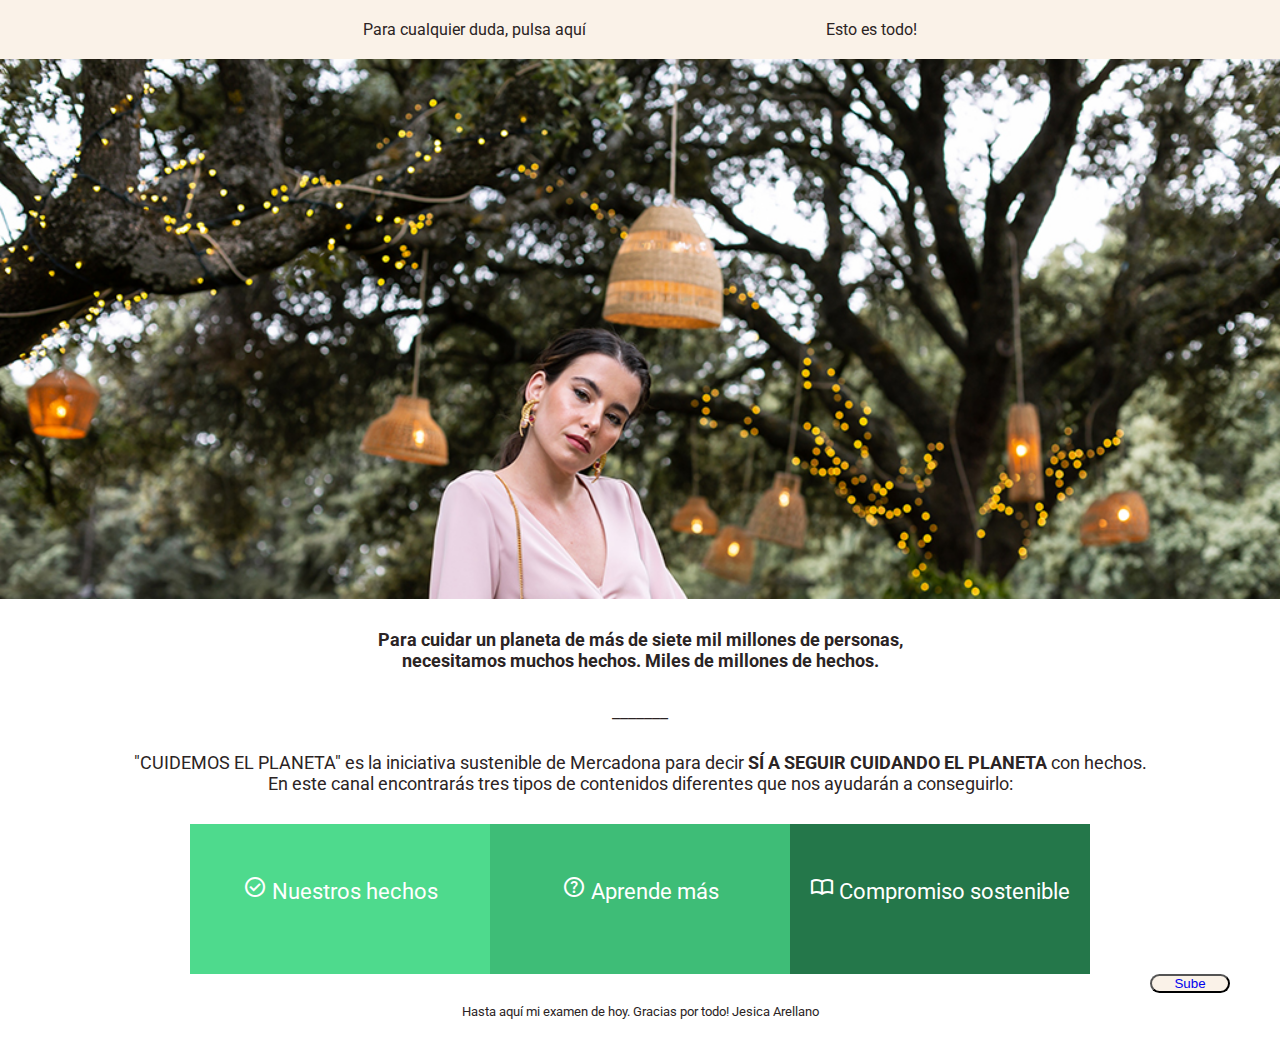
<file: Examen/index.html>
<!DOCTYPE html>
<html lang="en">
<head>
    <meta charset="UTF-8">
    <meta http-equiv="X-UA-Compatible" content="IE=edge">
    <meta name="viewport" content="width=device-width, initial-scale=1.0">
    <title>Web examen Jesica</title>
    <link rel="stylesheet" href="./estilos.css">
    <link rel="preconnect" href="https://fonts.googleapis.com">
<link rel="preconnect" href="https://fonts.gstatic.com" crossorigin>
<link href="https://fonts.googleapis.com/css2?family=Roboto:wght@100;300;400&display=swap" rel="stylesheet">
<link rel="stylesheet" href="https://fonts.googleapis.com/css2?family=Material+Symbols+Outlined:opsz,wght,FILL,GRAD@20..48,100..700,0..1,-50..200" />
</head>
<body>
    
    <div class="menu">
        <ul>
            <li><a href="wwww.google.es">Para cualquier duda, pulsa aquí</a></li>
            <li><a href="#">Esto es todo!</a></li>
        </ul>
    </div>

  
<div id="portada"></div>

        <h2 class="texto">Para cuidar un planeta de más de siete mil millones de personas, <br> 
            necesitamos muchos hechos. Miles de millones de hechos.</h2>
       <p class="texto">_______</p>
        <p class="texto">"CUIDEMOS EL PLANETA" es la iniciativa sustenible de Mercadona para decir <strong>SÍ A SEGUIR CUIDANDO EL PLANETA</strong> con hechos. <br>En este canal encontrarás tres tipos de contenidos diferentes que nos ayudarán a conseguirlo:</p>

<div>
    <div class="cajas">
         <div class="foto1"><span class="material-symbols-outlined">
            check_circle
            </span>  Nuestros hechos</div>
         <div class="foto2"><span class="material-symbols-outlined">
            help
            </span>  Aprende más</div>
         <div class="foto3"><span class="material-symbols-outlined">
            import_contacts
            </span>  Compromiso sostenible</div>
    </div>
</div>

<button class="botonFijo"><a href=# style="text-decoration: none">Sube</a></button>

    </div>

    <footer class="texto" style="font-size: 13px;">Hasta aquí mi examen de hoy. Gracias por todo! Jesica Arellano</footer>

</body>
</html>
</file>
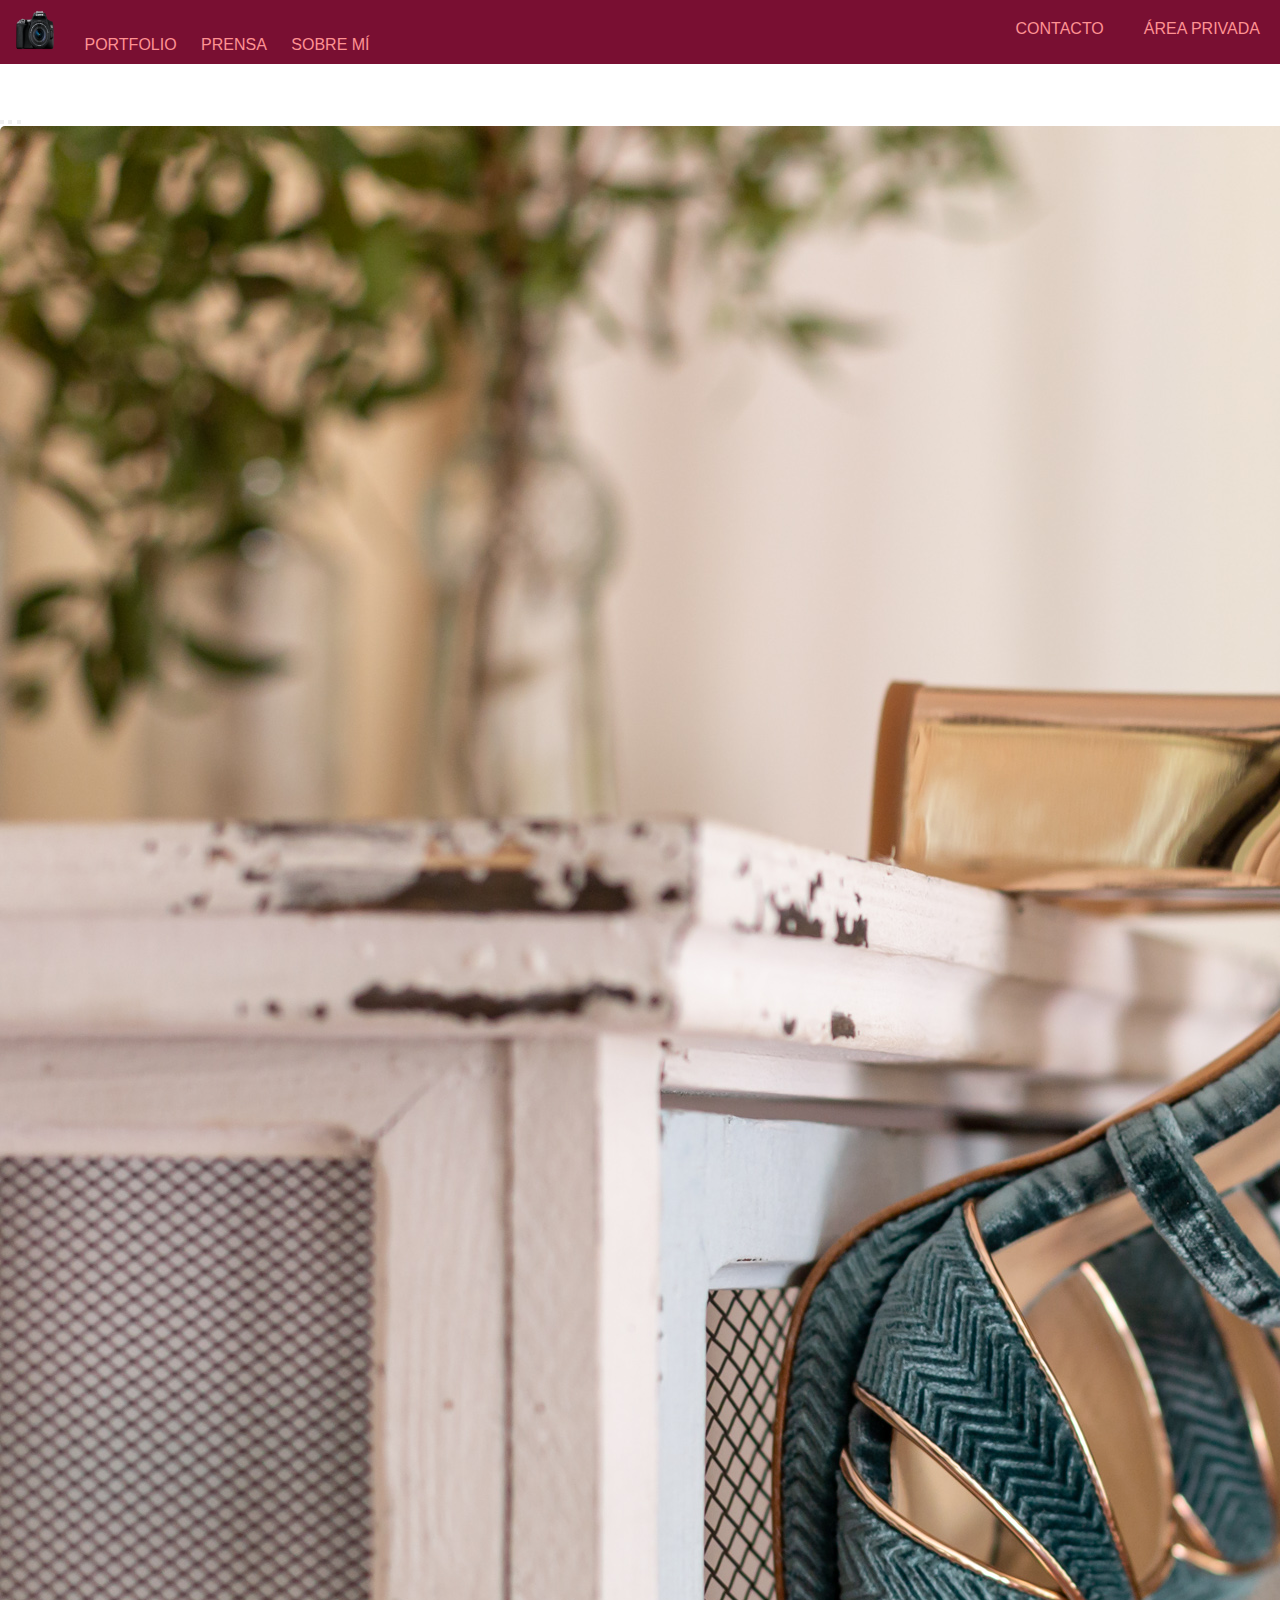
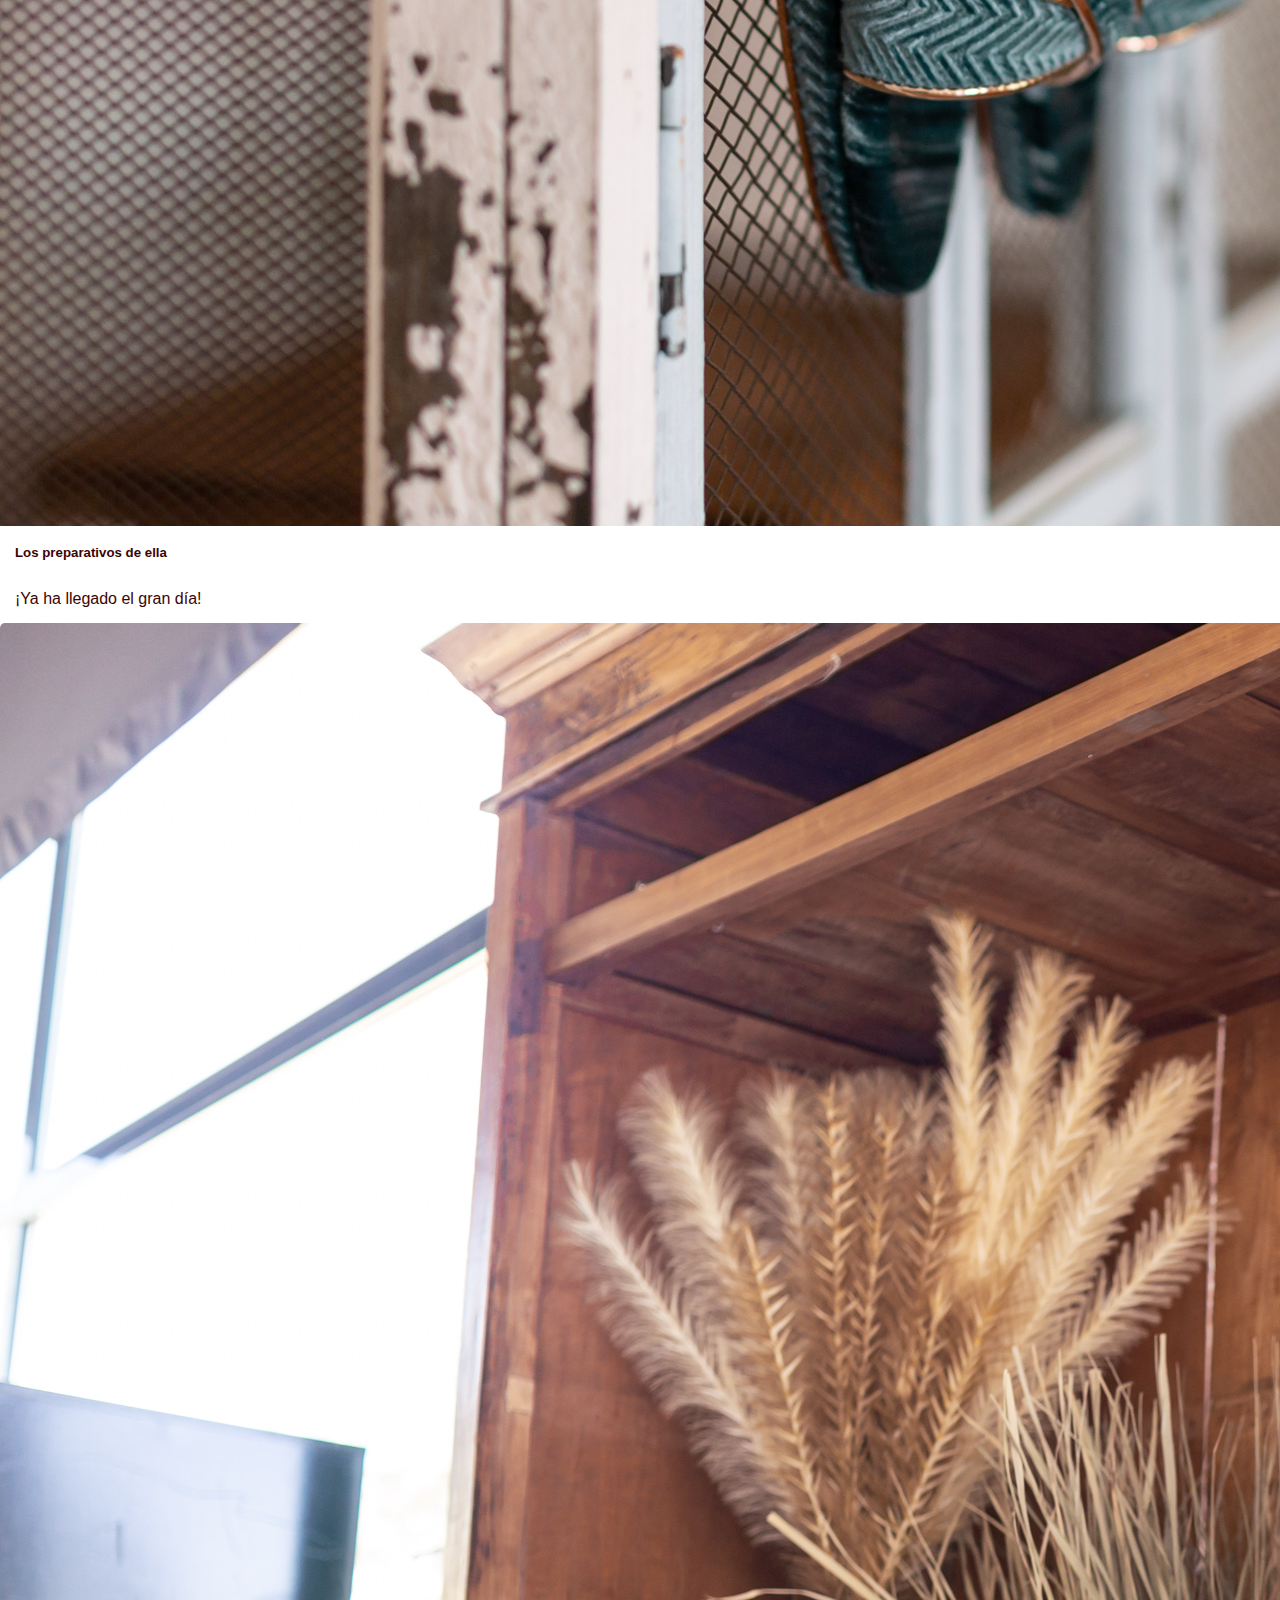
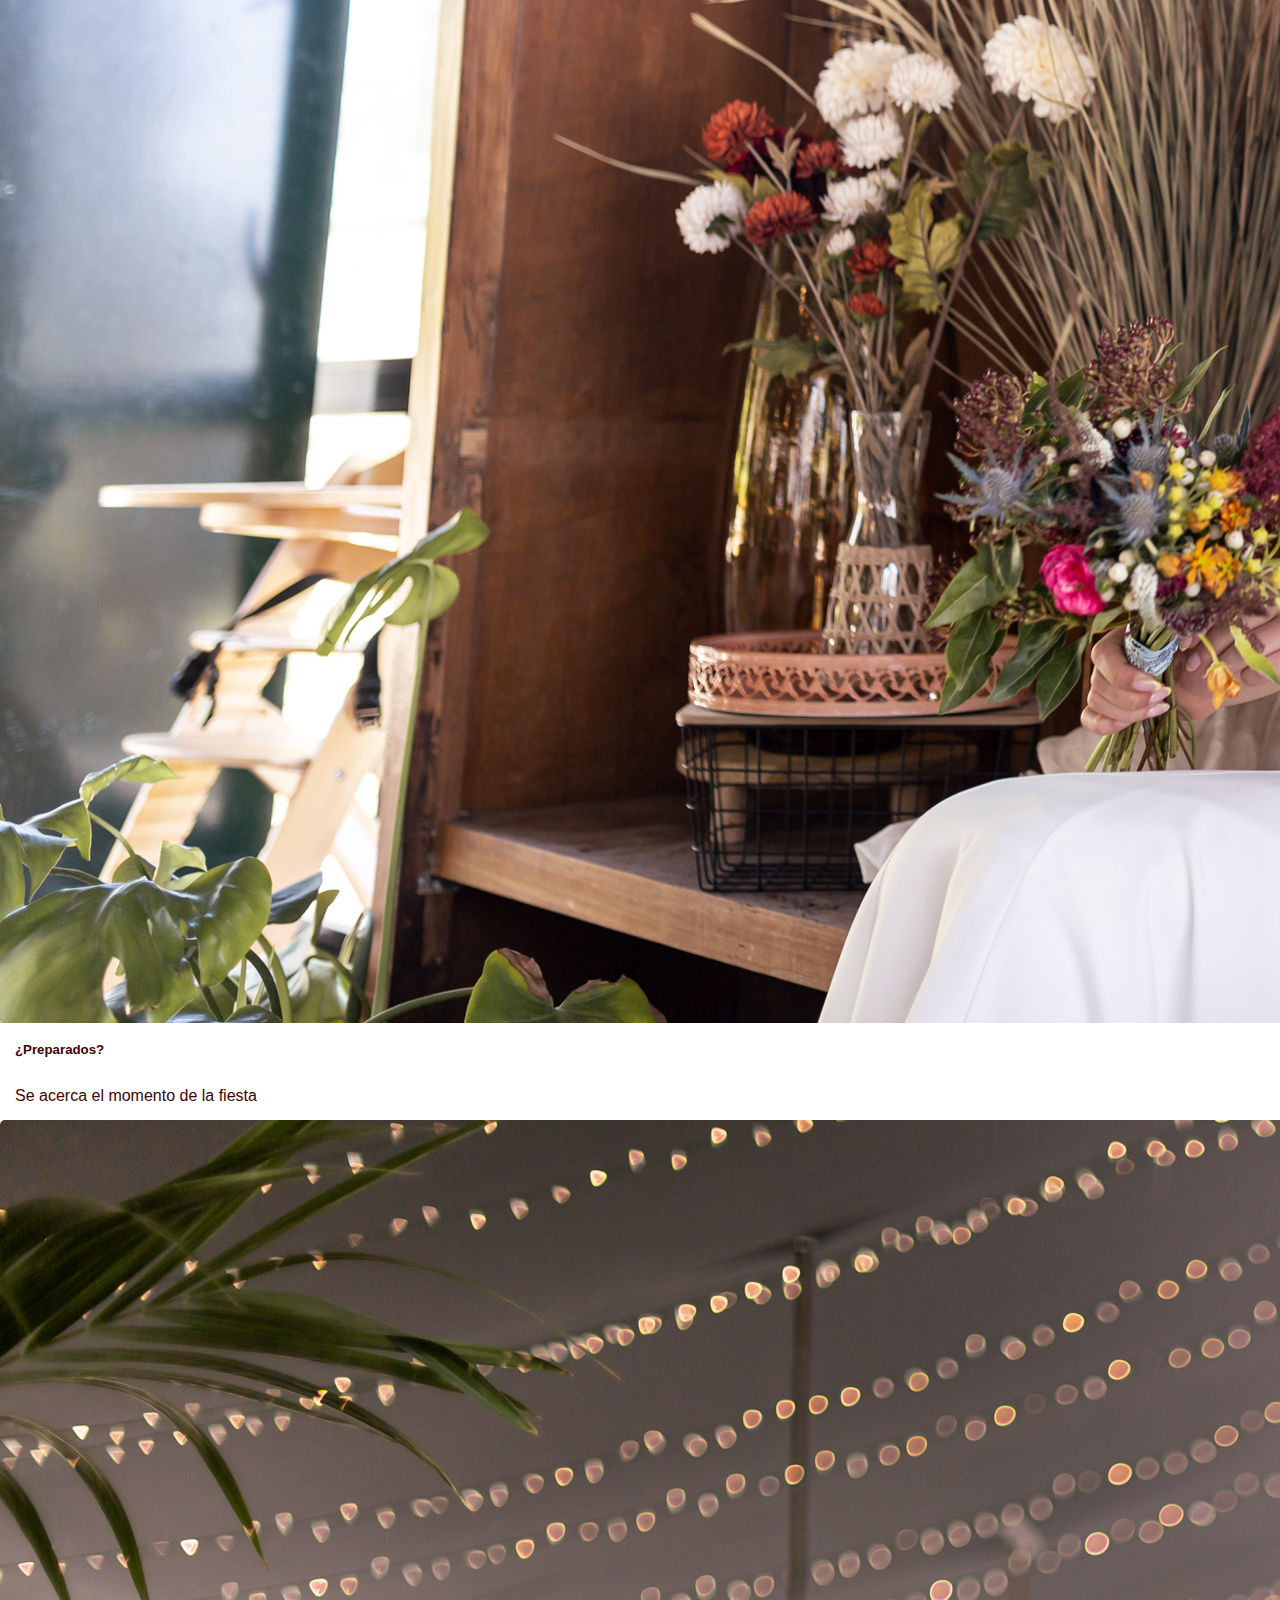
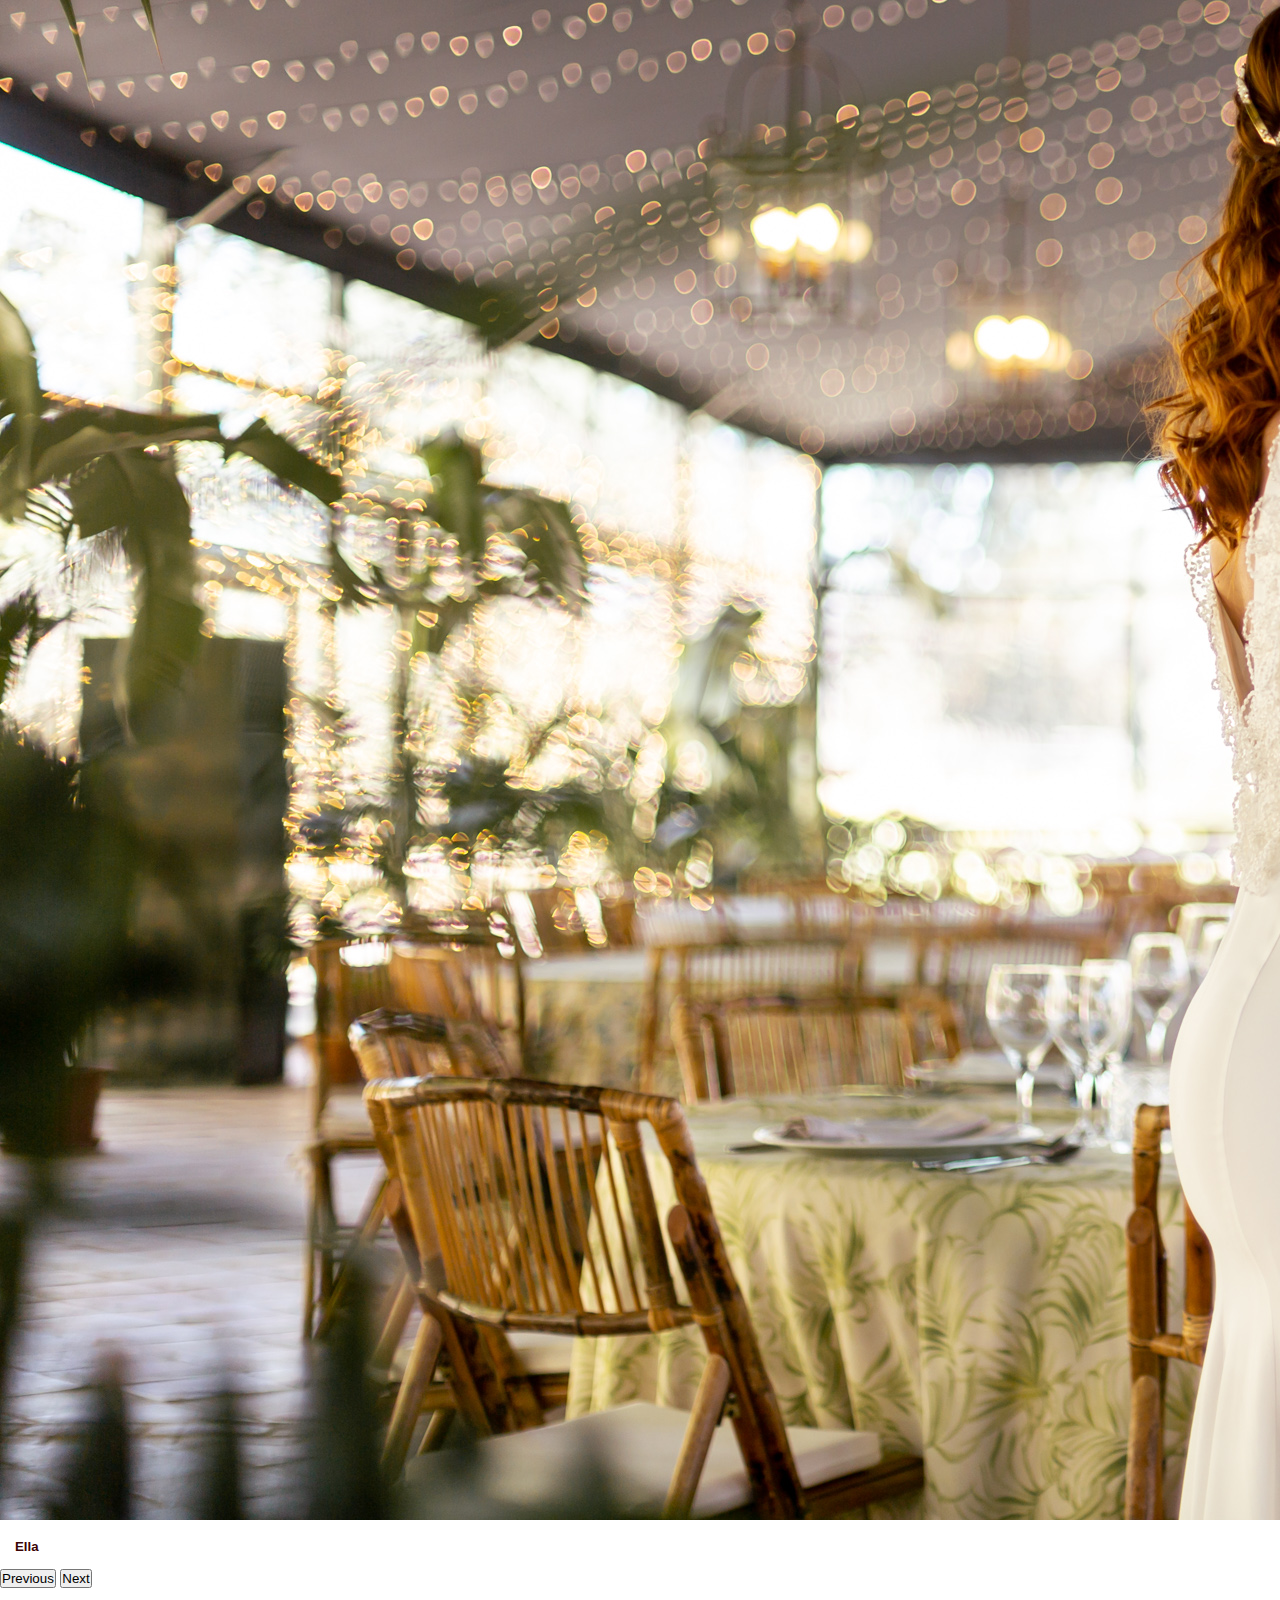
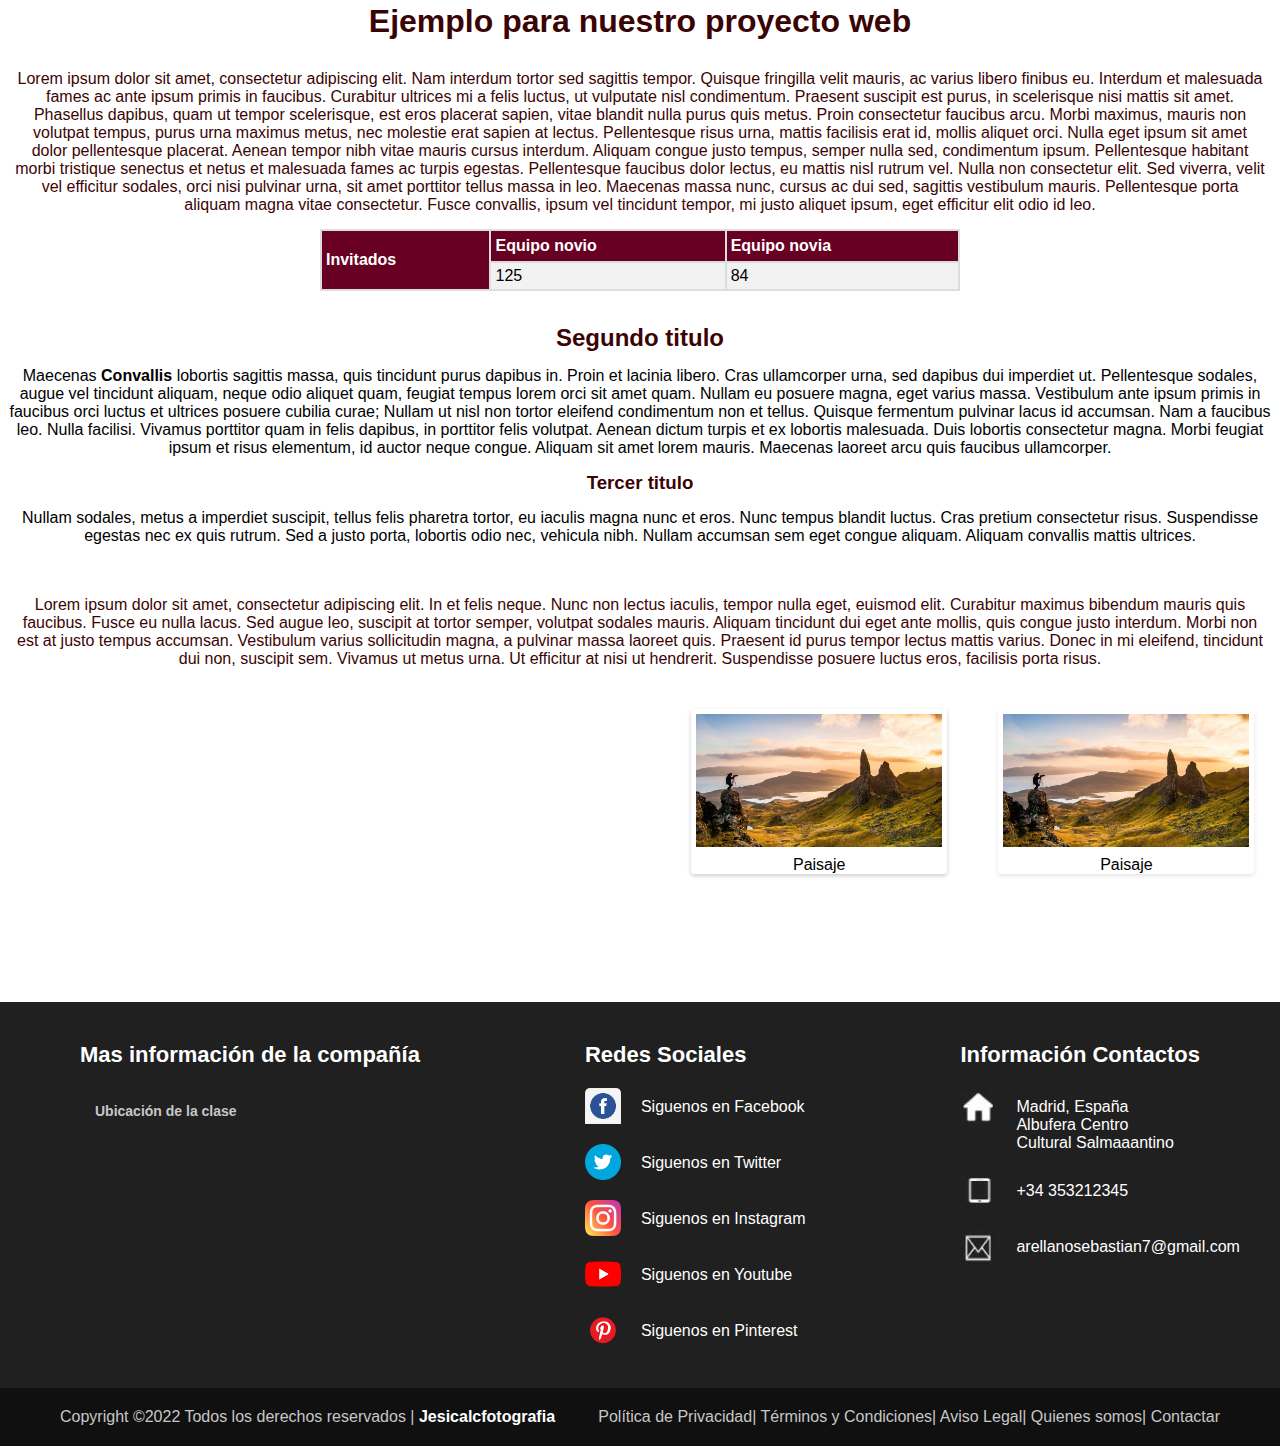
<file: webVieja/index.html>
<!DOCTYPE html>
<html lang="es">
<head>
  <title>Web completa JESICA</title>
  <link rel="icon" type="image/x-icon" href="camaraicono.ico.png">
  <meta charset="utf-8">
  <meta name="viewport" content="width=device-width, initial-scale=1">
  <link href="https://cdn.jsdelivr.net/npm/bootstrap@5.1.3/dist/css/bootstrap.min.css" rel="stylesheet" integrity="sha384-1BmE4kWBq78iYhFldvKuhfTAU6auU8tT94WrHftjDbrCEXSU1oBoqyl2QvZ6jIW3" crossorigin="anonymous">
  <meta id="viewport" name="viewport" content="width=device-width, user-scalable=no, initial-scale=1.0,
  minimum-scale=1.0, maximum-scale=1.0">
<link rel="shortcut icon" href="favicon.png" sizes="32x32">
<link rel="stylesheet" href="estilos.css">
</head>

<body>

  <!-- MENU --> 
  
<div id="navbar">
  <a class="active"></a>
<ul>
  <li> <a href="#"><img src="camara.png" alt="logo" width="50px" height="40px"></a> </li>
<li> <a href="#">PORTFOLIO</a></li>
<li> <a href="#">PRENSA</a> </li>
<li> <a href="#">SOBRE MÍ</a> </li>
<li class="iz"> <a href="areaPrivada.html">ÁREA PRIVADA</a> </li>
<li class="iz"> <a href="contacto.html">CONTACTO</a></li>
</ul>
</div>
<div class="header"></div>

<!-- carousel (si cambiamos el 44 por -300px subimos el carousel hacia arriba viendo menos foto)-->
<div style="margin-top: 44px" id="carouselExampleCaptions" class="carousel slide" data-bs-ride="carousel">
  <div class="carousel-indicators">
    <button type="button" data-bs-target="#carouselExampleCaptions" data-bs-slide-to="0" class="active" aria-current="true" aria-label="Slide 1"></button>
    <button type="button" data-bs-target="#carouselExampleCaptions" data-bs-slide-to="1" aria-label="Slide 2"></button>
    <button type="button" data-bs-target="#carouselExampleCaptions" data-bs-slide-to="2" aria-label="Slide 3"></button>
  </div>
  <div class="carousel-inner">
    <div class="carousel-item active">
      <img src="Jes_1.jpg" class="d-block w-100" alt="zapatos">
      <div class="carousel-caption d-none d-md-block">
        <h5 class="texto">Los preparativos de ella</h5>
        <p class="texto">¡Ya ha llegado el gran día!</p>
      </div>
    </div>
    <div class="carousel-item">
      <img src="Jes_2.jpg" class="d-block w-100" alt="novia sentada">
      <div class="carousel-caption d-none d-md-block">
        <h5 class="texto">¿Preparados?</h5>
        <p class="texto">Se acerca el momento de la fiesta</p>
      </div>
    </div>
    <div class="carousel-item">
      <img src="Jes_3.jpg" class="d-block w-100" alt="novia en el salón de la boda">
      <div class="carousel-caption d-none d-md-block">
        <h5 class="texto">Ella </h5>
      </div>
    </div>
  </div>
  <button class="carousel-control-prev" type="button" data-bs-target="#carouselExampleCaptions" data-bs-slide="prev">
    <span class="carousel-control-prev-icon" aria-hidden="true"></span>
    <span class="visually-hidden">Previous</span>
  </button>
  <button class="carousel-control-next" type="button" data-bs-target="#carouselExampleCaptions" data-bs-slide="next">
    <span class="carousel-control-next-icon" aria-hidden="true"></span>
    <span class="visually-hidden">Next</span>
  </button>
</div>
<script src="https://cdn.jsdelivr.net/npm/bootstrap@5.1.3/dist/js/bootstrap.bundle.min.js" integrity="sha384-ka7Sk0Gln4gmtz2MlQnikT1wXgYsOg+OMhuP+IlRH9sENBO0LRn5q+8nbTov4+1p" crossorigin="anonymous"></script>

<!-- footer -->
<article>
  <center>
    <h1 class="texto">Ejemplo para nuestro proyecto web</h1>
    <p class="texto">Lorem ipsum dolor sit amet, consectetur adipiscing elit. Nam interdum tortor sed sagittis tempor. Quisque fringilla velit mauris, ac varius libero finibus eu. Interdum et malesuada fames ac ante ipsum primis in faucibus. Curabitur ultrices mi a felis luctus, ut vulputate nisl condimentum. Praesent suscipit est purus, in scelerisque nisi mattis sit amet. Phasellus dapibus, quam ut tempor scelerisque, est eros placerat sapien, vitae blandit nulla purus quis metus. Proin consectetur faucibus arcu. Morbi maximus, mauris non volutpat tempus, purus urna maximus metus, nec molestie erat sapien at lectus. Pellentesque risus urna, mattis facilisis erat id, mollis aliquet orci. Nulla eget ipsum sit amet dolor pellentesque placerat. Aenean tempor nibh vitae mauris cursus interdum. 
  Aliquam congue justo tempus, semper nulla sed, condimentum ipsum.
Pellentesque habitant morbi tristique senectus et netus et malesuada fames ac turpis egestas. Pellentesque faucibus dolor lectus, eu mattis nisl rutrum vel. Nulla non consectetur elit. Sed viverra, velit vel efficitur sodales, orci nisi pulvinar urna, sit amet porttitor tellus massa in leo. Maecenas massa nunc, cursus ac dui sed, sagittis vestibulum mauris. Pellentesque porta aliquam magna vitae consectetur. Fusce convallis, ipsum vel tincidunt tempor, mi justo aliquet ipsum, eget efficitur elit odio id leo.


<table id="clientes">

  <tr>
    <th rowspan="2">Invitados</th>
    <th>Equipo novio</th>
    <th>Equipo novia</th>
  </tr>
  <td>125</td>
  <td>84</td>
</table>
<br>

<h2 class="texto">Segundo titulo</h2>

Maecenas <strong>Convallis</strong> lobortis sagittis massa, quis tincidunt purus dapibus in. Proin et lacinia libero. Cras  ullamcorper urna, sed dapibus dui imperdiet ut. Pellentesque sodales, augue vel tincidunt aliquam, neque odio aliquet quam, feugiat tempus lorem orci sit amet quam. Nullam eu posuere magna, eget varius massa. Vestibulum ante ipsum primis in faucibus orci luctus et ultrices posuere cubilia curae; Nullam ut nisl non tortor eleifend condimentum non et tellus. Quisque fermentum pulvinar lacus id accumsan. Nam a faucibus leo. Nulla facilisi. Vivamus porttitor quam in felis dapibus, in porttitor felis volutpat. Aenean dictum turpis et ex lobortis malesuada. Duis lobortis consectetur magna. Morbi feugiat ipsum et risus elementum, id auctor neque congue. Aliquam sit amet lorem mauris. Maecenas laoreet arcu quis faucibus ullamcorper.

<h3 class="texto">Tercer titulo</h3>

Nullam sodales, metus a imperdiet suscipit, tellus felis pharetra tortor, eu iaculis magna nunc et eros. Nunc tempus blandit luctus. Cras pretium consectetur risus. Suspendisse egestas nec ex quis rutrum. Sed a justo porta, lobortis odio nec, vehicula nibh. Nullam accumsan sem eget congue aliquam. Aliquam convallis mattis ultrices.

</p>
<br><br>
<p class="texto">Lorem ipsum dolor sit amet, consectetur adipiscing elit. In et felis neque. Nunc non lectus iaculis, tempor nulla eget, euismod elit. 
Curabitur maximus bibendum mauris quis faucibus. Fusce eu nulla lacus. Sed augue leo, suscipit at tortor semper, volutpat sodales mauris. 
Aliquam tincidunt dui eget ante mollis, quis congue justo interdum. Morbi non est at justo tempus accumsan. Vestibulum varius sollicitudin magna, a pulvinar massa laoreet quis. Praesent id purus tempor lectus mattis varius. Donec in mi eleifend, tincidunt dui non, suscipit sem. Vivamus ut metus urna. Ut efficitur at nisi ut hendrerit. Suspendisse posuere luctus eros, facilisis porta risus.
</p>

<!-- video y mapa -->
<iframe width="560" height="315" src="https://www.youtube.com/embed/T7OOWTbL5ag" title="YouTube video player" frameborder="0" allow="accelerometer; autoplay; clipboard-write; encrypted-media; gyroscope; picture-in-picture" allowfullscreen></iframe>
        
    <div class="card"> 
      <img src="paisaje.jpg" alt="paisaje monte con fotografo" class="borde" style="width:100%">
      <div class="container>
        <p class="texto">Paisaje</p>
      </div>
    </div>
    
    <div class="cardx2"> 
      <img src="paisaje.jpg" alt="paisaje y fotografo" class="borde" style="width:100%">
      <div class="container>
        <p class="texto">Paisaje</p>
      </div>
    </div>

    </center>

</article>

<footer>
  <div class="container-footer-all">  
       
   <div class="container-body">  
         <div class="columna1">
     <h2>Mas información de la compañía</h2>
     <h2><p class="texto"> Ubicación de la clase</h2>
      <iframe src="https://www.google.com/maps/embed?pb=!1m18!1m12!1m3!1d3036.706367399351!2d-3.6265093000000097!3d40.43750040000001!2m3!1f0!2f0!3f0!3m2!1i1024!2i768!4f13.1!3m3!1m2!1s0xd422f0b64a30ff3%3A0xba4f38efaa170197!2sC.%20de%20Rufino%20Gonz%C3%A1lez%2C%2040%2C%2028037%20Madrid!5e0!3m2!1ses!2ses!4v1654868987089!5m2!1ses!2ses" width="350" height="200" style="border:0;" allowfullscreen="" loading="lazy" referrerpolicy="no-referrer-when-downgrade"></iframe>
     </div>  
       <div class="columna2">
        <h2>Redes Sociales</h2>
        <div class="row2">
            <img src="Footer/facebook.png"> 
        <label>Siguenos en Facebook</label>
      </div>
        <div class="row2">
            <img src="Footer/twitter.png"> 
        <label>Siguenos en Twitter</label>
      </div>
      <div class="row2">
            <img src="Footer/instagram.png"> 
        <label>Siguenos en Instagram</label>
      </div>
      <div class="row2">
            <img src="Footer/youtube.png"> 
        <label>Siguenos en Youtube</label>
      </div>
      <div class="row2">
            <img src="Footer/pinterest.png"> 
        <label>Siguenos en Pinterest</label>
      </div>
     </div>  
     
       <div class="columna3">
         <h2>Información Contactos</h2>
       <div class="row2">
           <img src="Footer/casita.jpeg"> 
             <label>
         Madrid,
         España
         Albufera
             Centro Cultural Salmaaantino
         </label>
       </div>  
       <div class="row2">
           <img src="Footer/telefono.jpeg"> 
             <label>+34 353212345</label>
       </div>  
         <div class="row2">
           <img src="Footer/email.jpeg"> 
             <label>arellanosebastian7@gmail.com</label>
       </div>  
     
     </div>  
   </div>
     </div>           
 
 <div class="container-footer">
   <div class="footer">
           <div class="copyright">
            Copyright ©2022 Todos los derechos reservados | <a href="salmantino.com">Jesicalcfotografia</a>
        </div>
        <div class="information">
          <a href="">Política de Privacidad</a>|
          <a href="">Términos y Condiciones</a>|
                <a href="/">Aviso Legal</a>|
                <a href="/">Quienes somos</a>|
              <a href="/">Contactar</a>
      </div>
      </div>
  </div>
</footer> 

<script>
  window.onscroll = function() {myFunction()};
  
  var navbar = document.getElementById("navbar");
  var sticky = navbar.offsetTop;
  
  function myFunction() {
    if (window.pageYOffset >= sticky) {
      navbar.classList.add("sticky")
    } else {
      navbar.classList.remove("sticky");
    }
  }
  </script>



</body>
</html>
</file>
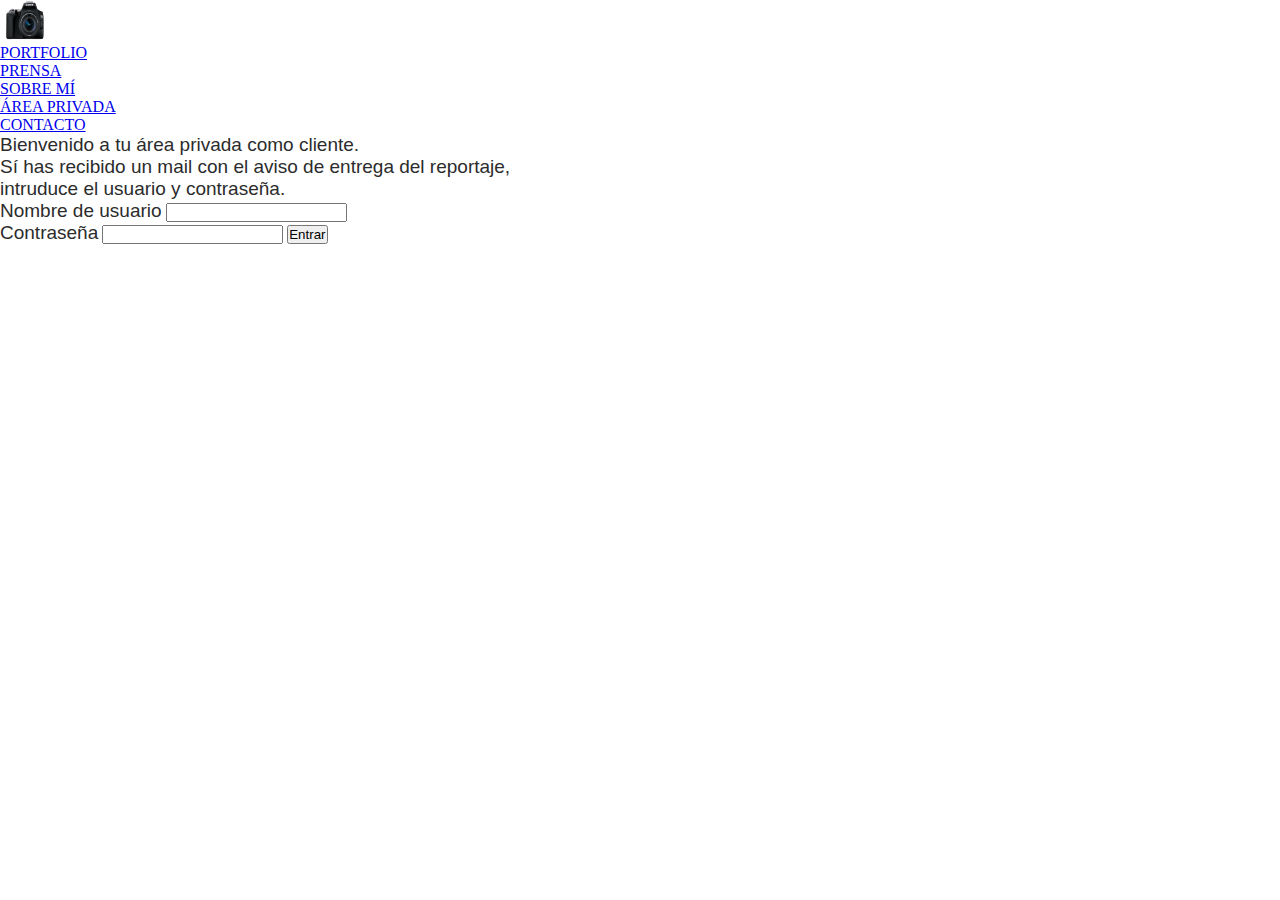
<file: areaPrivada.html>
<!DOCTYPE html>
<html lang="en">
<head>
    <meta charset="UTF-8">
    <meta http-equiv="X-UA-Compatible" content="IE=edge">
    <meta name="viewport" content="width=device-width, initial-scale=1.0">
    <title>Área privada JesicalcFotografia</title>
    <link rel="stylesheet" href="estilos.css">
</head>
<body class=image-fondo>
   
    <div id="navbar">
        <a class="active"></a>
      <ul>
        <li> <a href="index.html"><img src="camara.png" alt="logo" width="50px" height="40px"></a> </li>
      <li> <a href="#">PORTFOLIO</a></li>
      <li> <a href="#">PRENSA</a> </li>
      <li> <a href="#">SOBRE MÍ</a> </li>
      <li class="iz"> <a href="areaPrivada.html">ÁREA PRIVADA</a> </li>
      <li class="iz"> <a href="contacto.html">CONTACTO</a></li>
      </ul>
      </div>
      <div class="header"></div>

    <centre><h1 class="texto">Bienvenido a tu área privada como cliente.</h1></centre>
<h3 class="texto">Sí has recibido un mail con el aviso de entrega del reportaje, <br>intruduce el usuario y contraseña.</h2>

    <form action="">
        <label  class="texto" for="">Nombre de usuario</label>
        <input type="texto" id="usuario">
        <br><label class="texto" for="">Contraseña</label>
        <input type="password" id="contraseña">
        <input type="button" value="Entrar" onclick="iniciarSesion()">
            </form>
            
  
   <script>

function iniciarSesion(){
    var usuario=document.getElementById("usuario").value;
    var contraseña = document.getElementById("contraseña").value;

    if(usuario == "bodaMapi" && contraseña == "1234"){;
    alert("Ya estas dentro, ¡a disfrutar!");
    }else{
    alert("Contraseña incorrecta, vuelve a intentarlo");
    }
}


    </script>
</body>
</html>
</file>
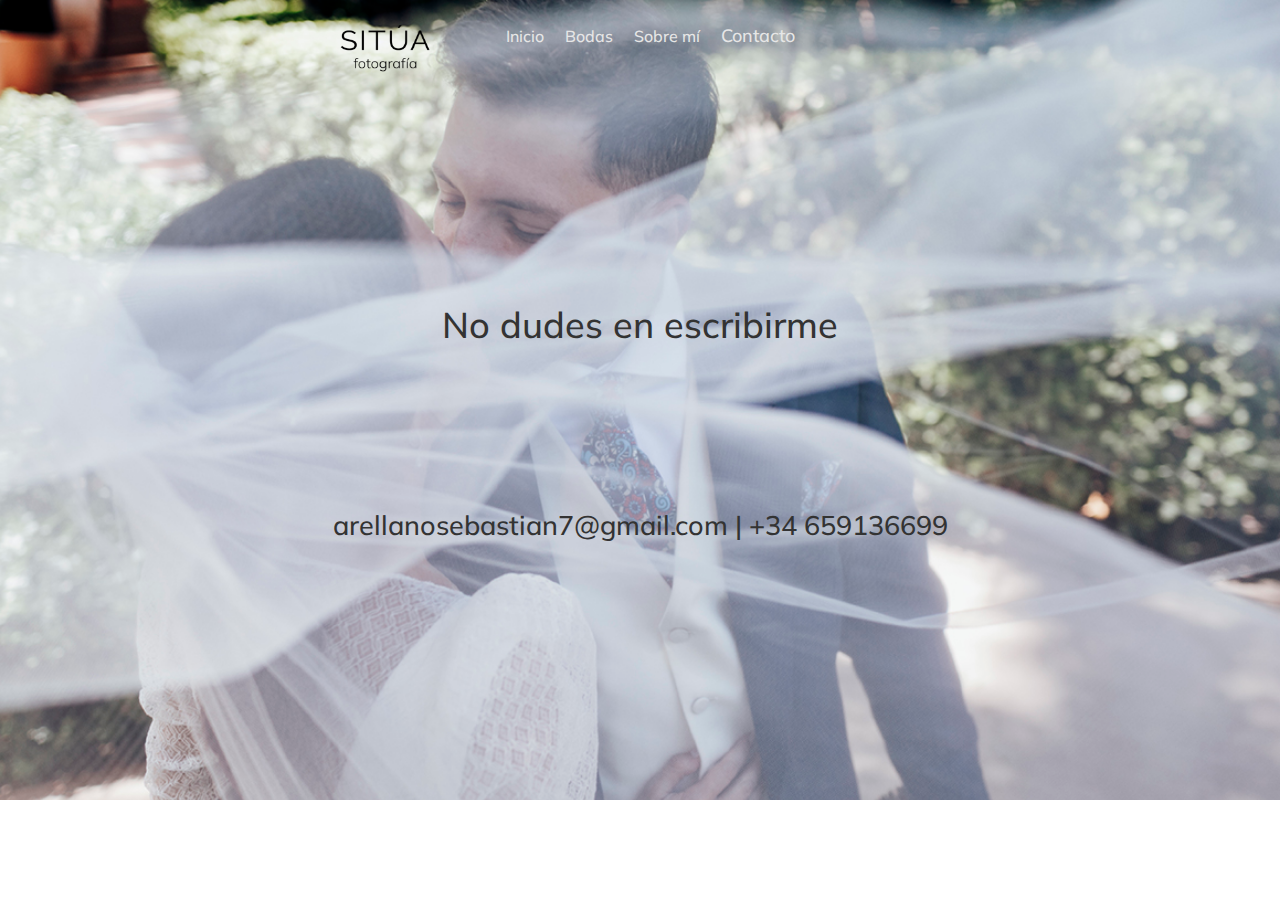
<file: contacto.html>
<!DOCTYPE html>
<html lang="en">
<head>
    <meta charset="UTF-8">
    <meta http-equiv="X-UA-Compatible" content="IE=edge">
    <meta name="viewport" content="width=device-width, initial-scale=1.0">
    <title>Sitúa Fotografía | Contacto</title>
    <link rel="stylesheet" href="estilos.css">
    <link rel="preconnect" href="https://fonts.googleapis.com">
    <link rel="preconnect" href="https://fonts.gstatic.com" crossorigin>
    <link href="https://fonts.googleapis.com/css2?family=Mulish:wght@200;300;400;500&display=swap" rel="stylesheet">

</head>
<body>
    
    <div class="contenedor">
        <div class="contacto">  
          <div id="menu" class="texto">
                
              <ul>
                  <li><a href="index.html"> <img src="Fotos/Situa2.png" alt="logo" class="logo"></a> </li>
                  <li id="volver"><a href="index.html">Inicio</a></li>
                  <li> <a href="bodas.html">Bodas</a></li>
                  <li> <a href="sobremi.html">Sobre mí</a></li>
                  <li> <a href="contacto.html"><span style="font-size:18px">Contacto</style></span></a></li>
              </ul>
                  </div>


<div class="textoContacto">
    <h1>No dudes en escribirme</h1>
    <br>
    <br>
    <br>
    <br>
    <br>
    <br>
    <br>
    <h2>arellanosebastian7@gmail.com | +34 659136699</h2>
</div>


    <script scr="script.js"></script>

</body>
</html>
</file>
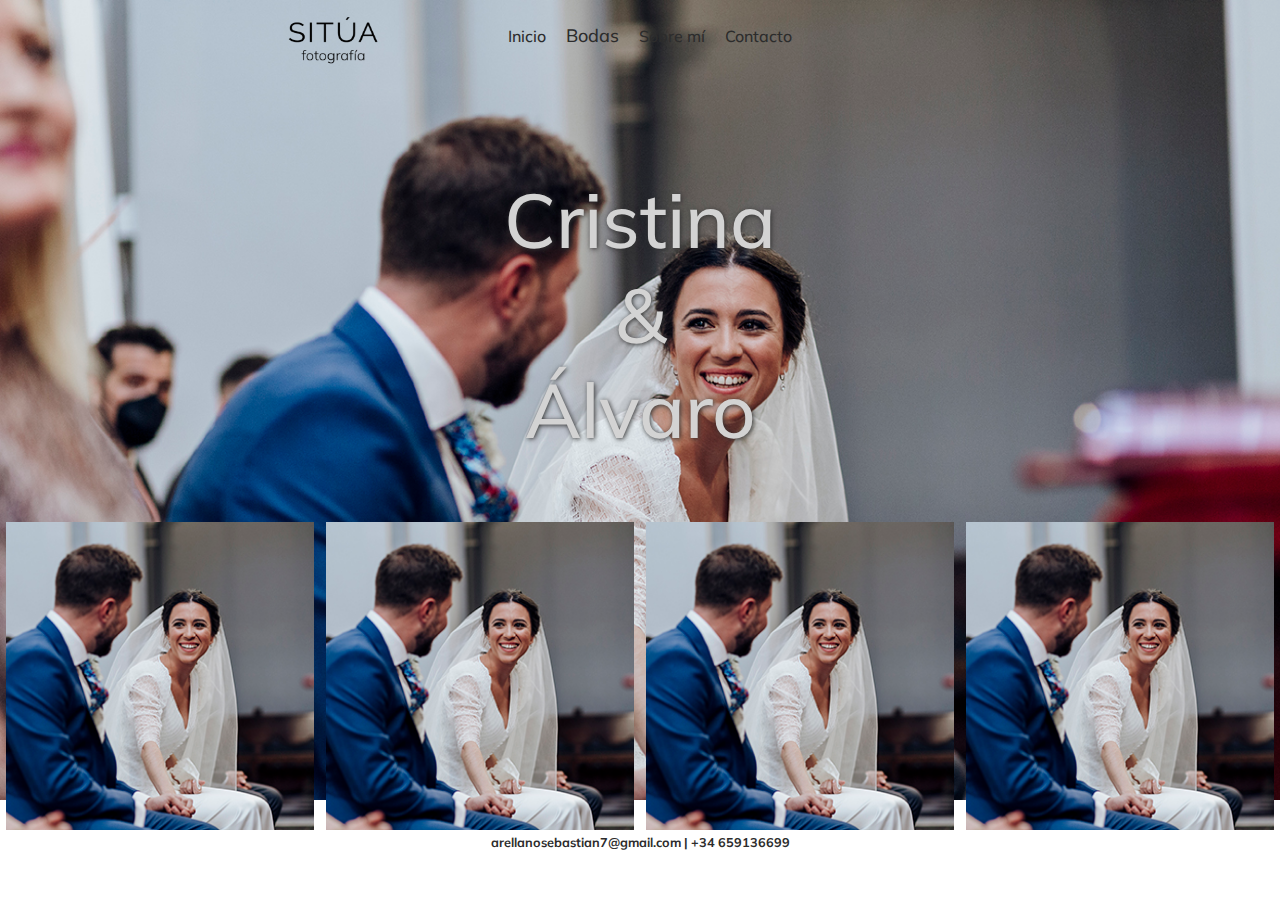
<file: galeria.html>
<!DOCTYPE html>
<html lang="en">
<head>
    <meta charset="UTF-8">
    <meta http-equiv="X-UA-Compatible" content="IE=edge">
    <meta name="viewport" content="width=device-width, initial-scale=1.0">
    <title>Galeria Sitúa Fotografía</title>
    <link rel="stylesheet" href="estilos.css">
    <link rel="preconnect" href="https://fonts.googleapis.com">
    <link rel="preconnect" href="https://fonts.gstatic.com" crossorigin>
    <link href="https://fonts.googleapis.com/css2?family=Mulish:wght@200;300;400;500&display=swap" rel="stylesheet">

</head>
<body>

    <div class="contenedor">
        <div class="galerianovios">
            <div id="menudos">
              
                <ul>
                    <li><a href="index.html"> <img src="Fotos/Situa2.png" alt="logo" class="logo"></a> </li>
                    <li id="volver"><a href="index.html">Inicio</a></li>
                    <li> <a href="bodas.html"><span style="font-size:18px">Bodas</style></span></a></li>
                    <li> <a href="sobremi.html">Sobre mí</a></li>
                    <li> <a href="contacto.html">Contacto</a></li>
                </ul>
            </div> 

    <div class="novios"> 
        <h1><p>Cristina <br>&<br> Álvaro</p></h1>
    </div>  


    <!-- div de la galeria de fotos -->
    <div class="responsive">
        <div class="gallery">
            <img src="Fotos/foto1.jpg" alt="Cinque Terre" width="600" height="400">
        </div>
      </div>
      
      <div class="responsive">
        <div class="gallery">
            <img src="Fotos/foto1.jpg" alt="Forest" width="600" height="400">
        </div>
      </div>
      
      <div class="responsive">
        <div class="gallery">
            <img src="Fotos/foto1.jpg" alt="Northern Lights" width="600" height="400">
        </div>
      </div>
      
      <div class="responsive">
        <div class="gallery">
            <img src="Fotos/foto1.jpg" alt="Mountains" width="600" height="400">
        </div>
      </div>

      <div class="clearfix"></div>



    <div class="footer"><h6>arellanosebastian7@gmail.com | +34 659136699</h6></div> 

    <script scr="script.js"></script>
</body>
</html>
</file>
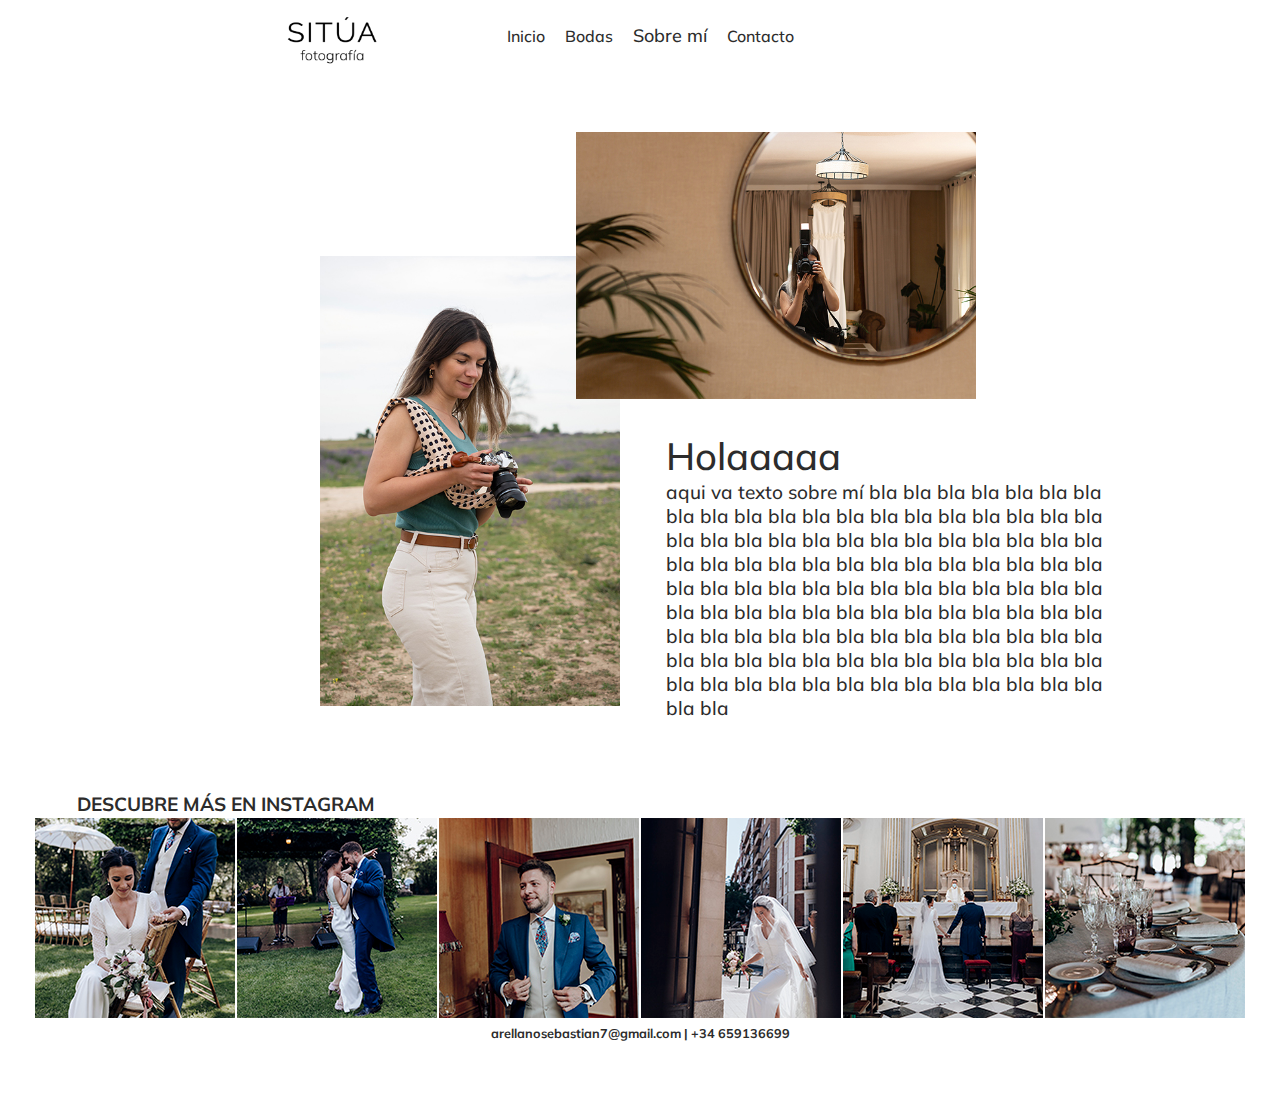
<file: sobremi.html>
<!DOCTYPE html>
<html lang="en">
<head>
    <meta charset="UTF-8">
    <meta http-equiv="X-UA-Compatible" content="IE=edge">
    <meta name="viewport" content="width=device-width, initial-scale=1.0">
    <title>Sitúa Foto | Sobre mí </title>
    <link rel="stylesheet" href="estilos.css">
    <link rel="preconnect" href="https://fonts.googleapis.com">
    <link rel="preconnect" href="https://fonts.gstatic.com" crossorigin>
    <link href="https://fonts.googleapis.com/css2?family=Mulish:wght@200;300;400;500&display=swap" rel="stylesheet">
</head>
<body>
    
    <div class="contenedor">
        <div>  
          <div id="menudos" class="textomenusobremi">
                
              <ul>
                  <li><a href="index.html"> <img src="Fotos/Situa2.png" alt="logo" class="logo"></a> </li>
                  <li id="volver"><a href="index.html">Inicio</a></li>
                  <li> <a href="bodas.html">Bodas</a></li>
                  <li> <a href="sobremi.html"><span style="font-size:18px">Sobre mí</style></span></a></li>
                  <li> <a href="contacto.html">Contacto</a></li>
              </ul>
                  </div>
       </div> 


<div class="contenedorFotosSobreMi" > 
    <img src="Fotos/sobremi.jpg" alt="retrato1 jesica arellano" class="retrato1" id="retrato1">

    <img src="Fotos/sobremi2.jpg" alt="retrato2 jesica arellano" class="retrato2" id="retrato2">
    
    <div class="textomio"> 
        <h1>Holaaaaa</h1>
        <p>aqui va texto sobre mí bla bla bla bla bla bla bla bla bla bla bla bla bla bla bla bla bla bla bla bla bla bla bla bla bla bla bla bla bla bla bla bla bla bla bla bla bla bla bla bla bla bla bla bla bla bla bla bla bla bla bla bla bla bla bla bla bla bla bla bla bla bla bla bla bla bla bla bla bla bla bla bla bla bla bla bla bla bla bla bla bla bla bla bla bla bla bla bla bla bla bla bla bla bla bla bla bla bla bla bla bla bla bla bla bla bla bla bla bla bla bla bla bla</p>
    </div>



</div>


<div class="textoig">
<h4>DESCUBRE MÁS EN INSTAGRAM</h4>

<table class="centro">
    <tr>
        <td class="f1"> <img src="Fotos/Instagram.jpg" alt=""> <a href="#"></a>
        <td class="2"> <img src="Fotos/Instagram2.jpg" alt="">
        <td class="3"> <img src="Fotos/Instagram3.jpg" alt="">
        <td class="4"> <img src="Fotos/Instagram4.jpg" alt="">
        <td class="5"> <img src="Fotos/Instagram5.jpg" alt="">
        <td class="6"> <img src="Fotos/Instagram6.jpg" alt="">
    </tr> 
</table>


<div class="footer"><h6>arellanosebastian7@gmail.com | +34 659136699</h6></div> 


</div>

    <script scr="script.js"></script>
</body>
</html>
</file>
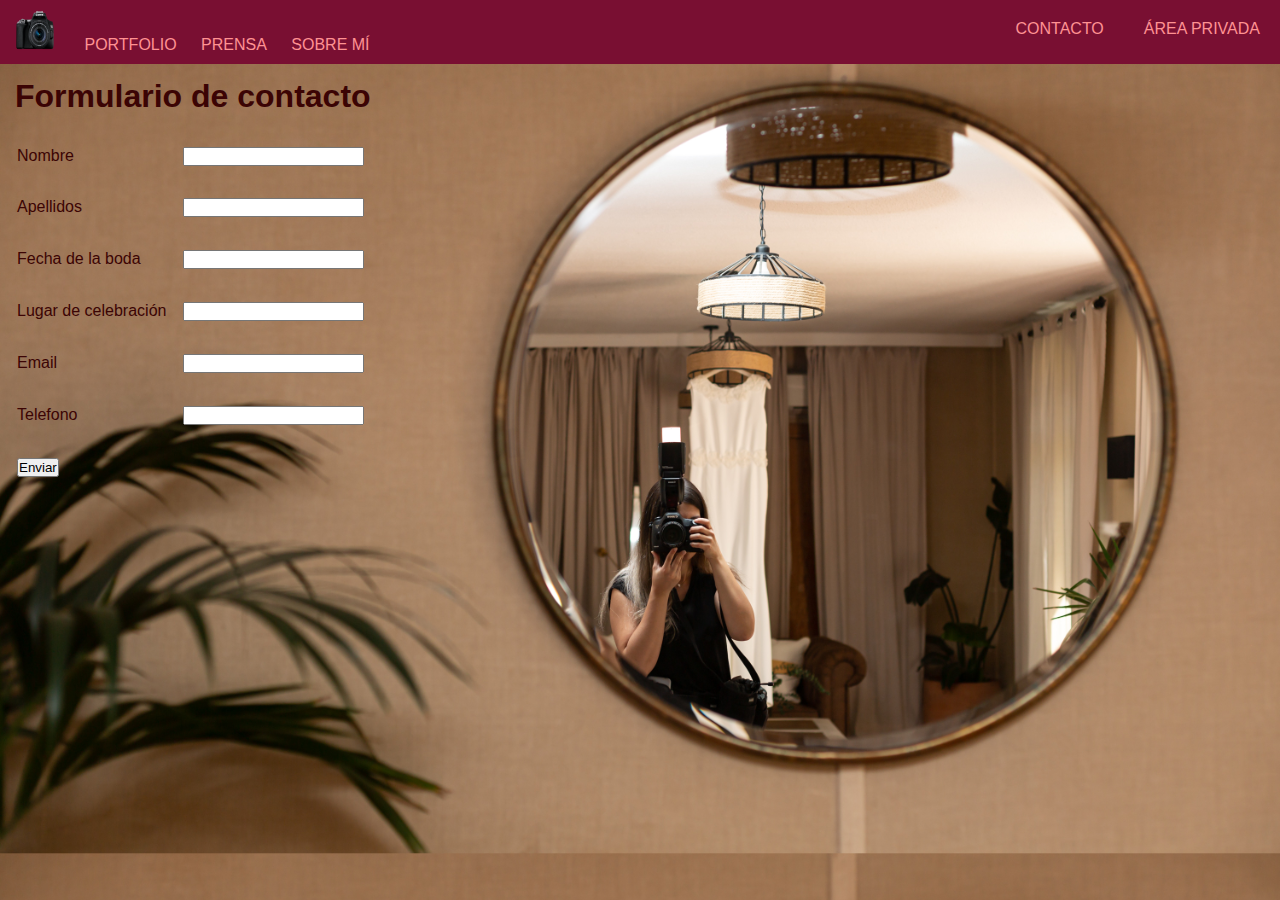
<file: webVieja/contacto.html>
<!DOCTYPE html>
<html lang="en">
<head>
    <meta charset="UTF-8">
    <meta http-equiv="X-UA-Compatible" content="IE=edge">
    <meta name="viewport" content="width=device-width, initial-scale=1.0">
    <title>Jesicalcfotografia/Contacto</title>
    <link rel="icon" type="image/x-icon" href="camaraicono.ico.png">
    <link rel="stylesheet" href="estilos.css">
</head>
<body class=image-fondo>

    <div id="navbar">
        <a class="active"></a>
      <ul>
        <li> <a href="index.html"><img src="camara.png" alt="logo" width="50px" height="40px"></a> </li>
      <li> <a href="#">PORTFOLIO</a></li>
      <li> <a href="#">PRENSA</a> </li>
      <li> <a href="#">SOBRE MÍ</a> </li>
      <li class="iz"> <a href="areaPrivada.html">ÁREA PRIVADA</a> </li>
      <li class="iz"> <a href="contacto.html">CONTACTO</a></li>
      </ul>
      </div>
      <div class="header"></div>

    <form  id="formulario" height="50">
        <h1 style="margin-top: -1px" class="texto">Formulario de contacto</h1>
        <table 
            <tr  height="50"> 
                <td class="texto" >Nombre</td>
                <td><input name="nombre" type="text"></td>
            </tr>
            <tr height="50"> 
                <td class="texto">Apellidos</td>
                <td><input name="nombre" type="text"></td>
            </tr>
            <tr height="50"> 
                <td class="texto">Fecha de la boda</td>
                <td><input name="nombre" type="text"></td>
            </tr>
            <tr height="50">
                <td class="texto">Lugar de celebración</td>
                <td><input name="nombre" type="text"></td>
            </tr>
            <tr height="50"> 
                <td class="texto">Email</td>
                <td><input name="nombre" type="text"></td>
            </tr>
            <tr height="50"> 
                <td class="texto">Telefono</td>
                <td><input name="nombre" type="text"></td>
            </tr>
            <tr height="50">
                <td class="texto"><input type="button" value="Enviar"></td>
            </tr>
        </table>
        </form>  


        <script>

//falta crear la parte de javascript para el boton de enviar


        </script>
</body>
</html>
</file>
<file: Examen/estilos.css>
* {
    margin: 0;
    padding: 0;
}

.menu {   
    background-color: rgb(250, 242, 232);
    padding: 20px;
}

.menu ul {
    display: flex;
    align-items: center;
    justify-content: center;
    text-align: center;
    list-style: none;
}

.menu ul li a {
    text-decoration: none;
    font-family: 'Roboto', sans-serif;
    color: rgb(43, 36, 36);
    padding: 120px;
}

.menu ul li a:hover {
    color: rgba(97, 97, 97, 0.192);
    padding: 120px;
}

#portada{
    background-image: url('portada.jpg');
height: 60vh;
background-size: cover;
background-repeat:no-repeat;
}

/* para que afecte a todo el documento en general */
{
    position: relative;

}


/* no me he copiado de nada!! */
.botonFijo{
    background-color: rgb(250, 242, 232);
    border-radius: 40px;
    -webkit-border-radius: 40px;
    -moz-border-radius: 40px;
    -ms-border-radius: 40px;
    -o-border-radius: 40px;
    width: 80px;
    position: absolute;
    bottom: 80px 10px;
    right: 50px;
}



.cajas{
grid-template-areas: 
"foto1 foto2 foto3";
display: grid;
align-items: center;
justify-content: center;
text-align: center;
line-height: 135px;
}



.cajas .foto1{
    background-color: rgb(78, 218, 141);
    grid-area: foto1;
    width: 300px;
    height: 150px;
    font-family: 'Roboto', sans-serif;
    font-size: 22px;
    color: rgb(255, 255, 255);
}

.cajas .foto2{
    background-color: rgb(62, 189, 119);
    grid-area: foto2;
    width: 300px;
    height: 150px;
    font-family: 'Roboto', sans-serif;
    font-size: 22px;
    color: rgb(255, 255, 255);
}

.cajas .foto3{
    background-color: rgb(36, 119, 74);
    grid-area: foto3;
    width: 300px;
    height: 150px;
    font-family: 'Roboto', sans-serif;
    font-size: 22px;
    color: rgb(255, 255, 255);
}

.texto{
    font-family: 'Roboto', sans-serif;
    font-size: 18px;
    color: rgb(43, 36, 36);
    text-align: center;
    margin: 30px;
}


@media(max-width:768px) {
    #portada{
        width: 100vh;  
        }
    .cajas{
        grid-template-areas: 
        "foto1 foto1 foto1"
        "foto2 foto2 foto2"
        "foto3 foto3 foto3";
        }
     .menu {
         display: none;
        }
    }
</file>
<file: webVieja/estilos.css>
{
margin: 0px;
padding: 0px;
}

#navbar ul {
list-style: none;
background-color: #790f32;
margin: 0;
padding: 0;
}

#navbar ul li {
display: inline-block;
}

#navbar ul li a {
color: rgb(255, 146, 146);
display: block;
padding: 10px;
text-decoration: none;
}

#navbar ul li a:hover {
background-color: #790f32;
}

.card {
	box-shadow: 0 2px 4px 0 rgba(0, 0, 0, 0.105);
	transition: 0,1s;
	width: 20%;
	border-radius: 3px;
	float: right;
	margin: 2%;
}

.cardx2 {
	box-shadow: 0 2px 4px 0 rgba(0, 0, 0, 0.2);
	transition: 0,1s;
	width: 20%;
	border-radius: 3px;
	float: right;
	margin: 2%;
}

.card:hover,
        .cardx2:hover {
            box-shadow: 0 3px 6px 0 rgba(0, 0, 0, 0.2);
            transform: translate(-3px, -3px);
        }
img {
	border-radius: 5px 5px 0 0;
}

.container {
	padding: 2px 16px;
}

.navbar¨{position: fixed;
top: 0;
}

.content {
padding: 10px;
}

.sticky {
position: fixed;
z-index: 1;
top: 0;
width: 100%;
}

.sticky + .content {
padding-top: 60px;
}

.borde{
border: 0,5px solid #ddd;
  border-radius: 4px;
  padding: 5px;
  width: 150px;
}

.opacidad{
    opacity: 0.5;
}

.redonda{
    border-radius: 50%;
    width:500px;height:300px
}

.blur {filter: blur(1px);}
.brightness {filter: brightness(150%);}
.contrast {filter: contrast(150%);}
.grayscale {filter: grayscale(100%);}
.huerotate {filter: hue-rotate(180deg);}
.invert {filter: invert(100%);}
.opacity {filter: opacity(50%);}
.saturate {filter: saturate(4);}
.sepia {filter: sepia(100%);}
.shadow {filter: drop-shadow(8px 8px 10px rgb(0, 0, 0));}

.texto{ color: rgb(59, 4, 4);
	font-family: sans-serif;
	border-radius: 5px;
	padding: 15px;
} 

.image-fondo {
    background-image: url(Jes.jpg) ;
    background-size: cover;
    background-image opacity: 50%;
}

#menu {
background-color: #000;
margin: 0;
}

body {
margin: 0px;
padding: 0px;
}

#menu ul {
list-style: none;
margin: 0;
padding: 0;
}

#menu ul li {
display: inline-block;
}

#menu ul li a {
color: white;
display: block;
padding: 0px;
text-decoration: none;
}

#menu ul li a:hover {
background-color: #491f15;
}

.iz{
	float: right;
	margin: 10px
}

/* estos estilos son de la tabla */
#clientes {
    font-family: Arial, Helvetica, sans-serif;
    border-collapse: collapse;
    width: 50%;
}

#clientes td,
#clientes th {
    border: 2px solid #ddd;
    padding: 4px;
}

#clientes tr:nth-child(even) {
    background-color: #f2f2f2;
}

#clientes tr:hover {
    background-color: #ddd;
}

#clientes th {
    padding-top: 6px;
    padding-bottom: 6px;
    text-align: left;
    background-color: #680023;
    color: white;
}



/* estilos del footer */
	*{
		margin: 0px;
		padding: 0px;
		box-sizing: border-box;
		font-family: sans-serif;
	}
		
	footer{
		width: 100%;
		background: #202020;
		color: white;
		/*padding: 40px;*/
	}	
	.container-footer-all{
		width: 100%;
		max-width: 1200px;
		margin: auto;  /*siempre este centrado */
		padding: 40px;
	}
	.container-body{
		display: flex;
		justify-content: space-between;
	}
	.columna1{
		max-width: 400px;
	}
	
	.columna1 h2{
		font-size: 22px;
	}
	
	.columna1 p{
		font-size: 14px;
		color: #C7C7C7;
		margin-top: 20px;
		
	}
	.columna2{
		max-width: 400px;
	}
	
	.columna2 h2{
		font-size: 22px;
	}
	
	.row{
		margin-top: 20px;
		display: flex; /* añadimos las imagenes*/
	
	}
	.row img{
		width: 36px;
		height: 36px;
	}
	.row label{
		margin-top: 10px;
		margin-left: 20px;
		color: #C7C7C7;
	}
	.columna3{
		max-width: 400px;
	}
	
	.columna3 h2{
		font-size: 22px;
	}
	.row2{
		margin-top: 20px;
		display: flex; /* añadimos las imagenes*/
	}
	.row2 img{
		width: 36px;
		height: 36px;
	}
	.row2 label{
		margin-top: 10px;
		margin-left: 20px;
		max-width: 170px;
		color: #FFFFFF;
	}
	.container-footer{
		width: 100%;
		background: #101010;
		/* display: flex;*/
		/*padding: 20px;*/
		/*justify-content: space-between;*/
	}
	.footer{
		max-width: 1200px;
		display: flex;
		margin: auto;
		justify-content: space-between;
		padding: 20px;
	}
	.copyright{
		color: #C7C7C7;
	}
	
	.copyright a{
		text-decoration: none;
		color: white;
		font-weight: bold; /* letra mas gruesa */
	}

	.information{
		text-decoration: none;
		color: #C7C7C7;
	}
	
	.information a{
		text-decoration: none;
		color: #C7C7C7;
	}

	/* responsive */
	@media screen and (max-width: 300px){
		.container-body{
			/*display: block; */
			flex-wrap: wrap;
		}
		.columna2, .columna3{
			margin-top: 40px;
		}
		
		.columna1{
			max-width: 100%;
		}
		.sticky {
			position: fixed;
			z-index: 1;
			top: 0;
			width: 100%;
		}
		class*="card" {
			width: 90%;
		}
	}
</file>
<file: estilos.css>
*{
    padding: 0;
    margin: 0;
}


#menu{
    text-align: center;
    justify-content: center;
    align-items: center;
    z-index: 999;
    }


    #menu li {
        list-style: none;
        margin: 0;
        padding: -70px;

        }

        #menu ul li {
            display: inline-block;
        }

        #menu ul li a {
    display: block;
    padding: 8px;
    text-decoration: none;
    font-family: 'Mulish', sans-serif;
    font-weight: 500;
    font-size: 16px;
    line-height: 55px;
    color: rgb(230, 230, 230);
}


/* el menu esta repetido por el cambio de color */
#menudos{
    text-align: center;
    justify-content: center;
    align-items: center;
    z-index: 999;
    position: relative
    }

    #menudos li {
        list-style: none;
        margin: 0;
        padding: -70px;
        }

        #menudos ul li {
            display: inline-block;
        }

#menudos ul li a {
    display: block;
    padding: 8px;
    text-decoration: none;
    font-family: 'Mulish', sans-serif;
    font-weight: 500;
    font-size: 16px;
    line-height: 55px;
    color: rgb(44, 44, 44);
}
#menudos ul li img {
display:flex;
}


.logo  {
width: 90px;
height: 47px;
margin-bottom: -30px;
margin-left:-200px;
}



.miestilocarrusel{
    max-width: 1450px;
    margin: 0 auto;

}

.texto{
    font-family: 'Mulish', sans-serif;
    font-weight: 500;
    font-size: 19px;
    color: rgb(44, 44, 44);
}




.textomenusobremi{
    font-family: 'Mulish', sans-serif;
    font-weight: 500;
    font-size: 16px;
    color: rgb(44, 44, 44) !important;
}

.text {
    font-family: 'Mulish', sans-serif;
    color: rgb(230, 230, 230);
    font-size: 24px;
    position: absolute;
    top: 50%;
    left: 50%;
    -webkit-transform: translate(-50%, -50%);
    -ms-transform: translate(-50%, -50%);
    transform: translate(-50%, -50%);
    text-align: center;
 }

 .textHover{
    text-decoration: none !important;
    color: rgb(51, 51, 51);
 }

 .footer{
  font-family: 'Mulish', sans-serif;
  font-size: 19px;
  color: rgb(44, 44, 44);
    font-weight: 200;
    justify-content: center;
    text-align: center;
    align-items: center;
    display: flex;
}


.textoContacto{
margin: 230px;
text-align: center;
font-family: 'Mulish', sans-serif;
    font-weight: 500;
    font-size: 18px;
    color: rgb(51, 51, 51);
}


h1 {
font-weight: 500;
}

h2{
font-weight: 500;
}

.contenedor{
    width: 100%;
}

.contenedor .inicio{
        background: url(Fotos/portada.jpg);
        background-size: cover;
        background-repeat: no-repeat;
        min-height: 800px;
        height: 100vh;
    }
    .volver{
        bottom: 80px;
        right: 220px;
        position: fixed;
}


/* botón de subir */
#myBtn {
    display: none;
    position: fixed;
    line-height: 3vh;
    bottom: 8vh;
    right: 8vh;
    z-index: 99;
    font-size: 16px;
    border: none;
    outline: none;
    background-color: rgba(196, 129, 122, 0.863);
    color: white;
    cursor: pointer;
    padding: 1vh;
    border-radius: 1vh;
    -webkit-border-radius: 1vh;
    -moz-border-radius: 1vh;
    -ms-border-radius: 1vh;
    -o-border-radius: 1vh;
}

  #myBtn:hover {
    background-color:rgba(196, 129, 122, 0.644);
  }


.galerianovios{
    background: url(Fotos/foto1b.jpg);
    background-size: cover;
    background-repeat: no-repeat;
    max-height: 800px;

}

.novios{
    text-align: center;
    justify-content: center;
    align-items: center;
    font-family: 'Mulish', sans-serif;
    font-weight: 200;
    height: 450px;
    font-size: 38px;
    color: rgb(211, 211, 211);
    text-shadow: 1px 1px 5px rgb(51, 51, 51);
    padding-top: 100px;
}


div a i{
    font-size: 45px;
    color: rgb(44, 44, 44);
}

.centro{
    justify-content: center;
    text-align: center;
    align-items: center;
    display: flex;
    border-radius:5px;
    -webkit-border-radius:5px;
    -moz-border-radius:5px;
    -ms-border-radius:5px;
    -o-border-radius:5px;
}

/* para poner un espacio entre foto y foto?? */
.centro .f1,
.centro .f2,
.centro .f3,
.centro .f4,
.centro .f5,
.centro .f6{

}


/* estilos para los div galeria de fotos */
  div.gallery img {
    width: 100%;
    height: auto;
  }

  div.desc {
    padding: 15px;
    text-align: center;
  }

  * {
    box-sizing: border-box;
  }

  .responsive {
    padding: 0 6px;
    float: left;
    width: 24.99999%;
  }
/* esto no sabemos para que es */

  /* @media only screen and (max-width: 700px) {
    .responsive {
      width: 49.99999%;
      margin: 6px 0;
    }
  }

  @media only screen and (max-width: 500px) {
    .responsive {
      width: 100%;
    }
  } */

  .clearfix:after {
    content: "";
    display: table;
    clear: both;
  }



.contenedorFotos{
display: grid;
grid-gap: 25px;
/* margin: 0 auto; */
padding: 25px;
/* z-index: 4; */
justify-content: center;
/* background-size: cover; */
grid-template-areas:
"foto1 foto2 foto3"
"foto4 foto5 foto6"
"footer footer footer";
}

.contenedorFotos .foto1,
.contenedorFotos .foto2,
.contenedorFotos .foto3,
.contenedorFotos .foto4,
.contenedorFotos .foto5,
.contenedorFotos .foto6{
    max-width: 300px;
    height: 300px;
    background-color: rgba(204, 204, 204, 0.521);
    text-align: center;
    justify-content: center;
    display: flex;
    align-items: center;
    transition:1s;
    -webkit-animation: 1s;
    -webkit-transition:1s;
    -moz-transition:1s;
    -ms-transition:1s;
    -o-transition:1s;
}


.overlay {
    position: absolute;
    top: 0;
    bottom: 0;
    left: 0;
    right: 0;
    height: 100%;
    width: 100%;
    opacity: 0;
    transition: .3s ease;
    background-color: #3f3f3f63;
    -webkit-transition: .3s ease;
    -moz-transition: .3s ease;
    -ms-transition: .3s ease;
    -o-transition: .3s ease;
}

.foto1:hover .overlay {
    opacity: 1;
  }

.foto2:hover .overlay {
    opacity: 1;
  }

.foto3:hover .overlay {
    opacity: 1;
  }

.foto4:hover .overlay {
    opacity: 1;
  }

.foto5:hover .overlay {
    opacity: 1;
  }

.foto6:hover .overlay {
    opacity: 1;
  }


.contenedorFotos .foto1{
    /* background: url(Fotos/foto1.jpg); */
    position: relative;
    background-size: cover;
    grid-area: foto1;
}

.contenedorFotos .foto2{
    position: relative;
    background-size: cover;
    grid-area: foto2;
}

.contenedorFotos .foto3{
    position: relative;
    background-size: cover;
    grid-area: foto3;
}

.contenedorFotos .foto4{
    position: relative;
    background-size: cover;
    grid-area: foto4;
}

.contenedorFotos .foto5{
    position: relative;
    background-size: cover;
    grid-area: foto5;
}

.contenedorFotos .foto6{
    position: relative;
    background-size: cover;
    grid-area: foto6;
}
.contenedorFotos .footer{
    grid-area: footer;
}
 .contenedorFotosSobreMi{
  position: relative;
   width: 100%; height: 600px;
 }


.sobremi{
    margin: 300px;
}

.retrato1{
  margin-top: 2vw;
  margin: 5vw;
  width:300px;
  position: absolute; 
  left:20%; 
  top:20%;
}

.retrato2{
  width:400px; 
  position: absolute; 
  left:45%; 
  top:10%
}

.textomio{
  font-family: 'Mulish', sans-serif;
  font-weight: 500;
  font-size: 19px;
  color: rgb(44, 44, 44);
  position:absolute; 
  top:60%; 
  left:52%; 
  width: 35%;
  z-index: 1;
}

.textoig{
  font-family: 'Mulish', sans-serif;
  font-weight: 500;
  font-size: 19px;
  color: rgb(44, 44, 44);
  padding: 6vw;
}




.contacto{
    background: url(Fotos/contactos.jpg);
    background-size: cover;
    background-repeat: no-repeat;
    min-height: 800px;
}


@media(max-width:1100px)
{
  .textomio{
    left:55%;
  }
}

.textoig{
  padding-top: 120px;
}

@media (max-width: 768px ){
.contenedorFotosSobreMi{
  display: flex;
  width: 100%;
  padding: 25px;
  flex-wrap: wrap;
  height: auto;

}
.retrato1{
  position: static;
  margin: 0 auto;
  top: 5%;

}
.retrato2{
display: none;
}

.textomio{
margin:10px auto;
  position: static;
  width: 100%;
 /* top: 80%;
left:0;
width: 100%; */
}

.contenedorFotos{
        grid-template-areas:
        "foto1 foto1 foto1"
        "foto2 foto2 foto2"
        "foto3 foto3 foto3"
        "foto4 foto4 foto4"
        "foto5 foto5 foto5"
        "foto6 foto6 foto6"
        "footer footer footer";
    }

.contenedor .inicio{
        background: url(Fotos/portadamovil.jpg);
        background-repeat: no-repeat;
        /* poner la foto en el tamaño de pantalla que es para que se adapte bien y borrar lo de no-repeat */
    }


      /* queria poner el texto no una palabra por linea...intento fallido */
.textoContacto{
        margin: 30vh;
        text-align: center;
        line-height: 8vh;
        font-family: 'Mulish', sans-serif;
            font-weight: 500;
            font-size: 3vh;
            color: rgb(51, 51, 51);
        }


        /* aqui queria el logo centrado, enciama del menu, imposible... */
.logo{
      width: 13vw;
      height: 7vw;
      margin-left:-50px;
      }

    }
</file>
